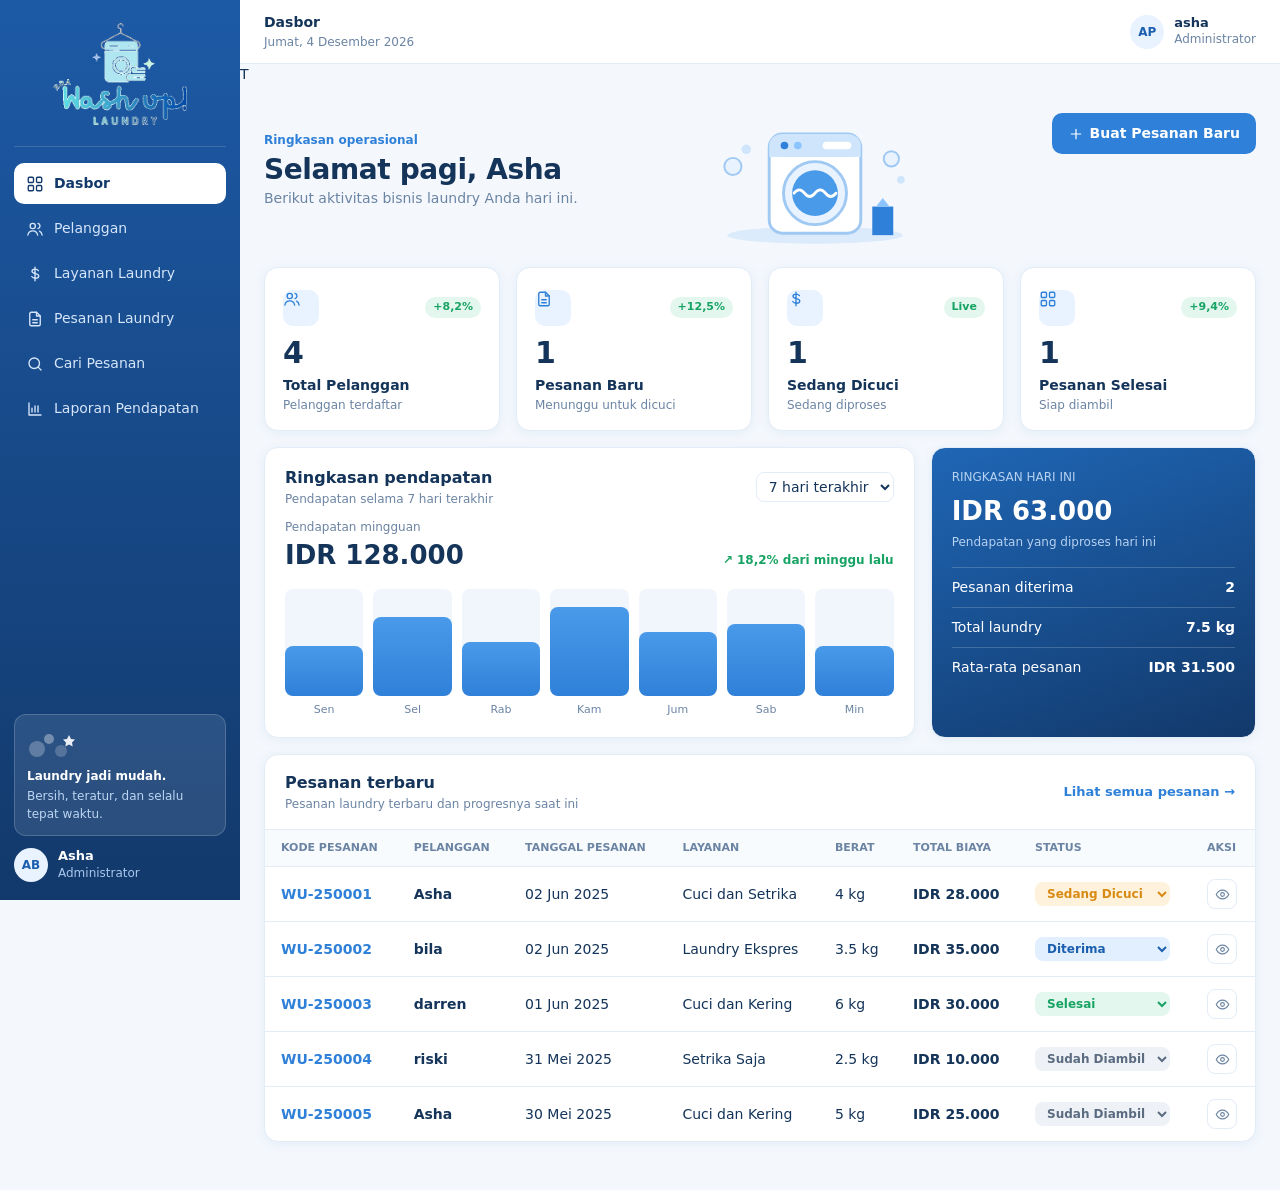
<file: index.html>
<!DOCTYPE html>
<html lang="id">
<head>
<meta charset="UTF-8">
<meta name="viewport" content="width=device-width, initial-scale=1">
<title>WashUp – Manajemen Laundry</title>
<link rel="icon" type="image/png" href="favicon.png">
<link rel="preconnect" href="https://fonts.googleapis.com">
<link rel="stylesheet" href="style.css">
</head>
<body>
<div class="app">
  <aside class="sidebar" id="sidebar">
    <div class="brand">
      <span class="brand-logo" id="brandLogo"></span>
    </div>
    <nav id="nav" aria-label="Menu utama"></nav>
    <div class="side-tip">
      <span id="tipIcon"></span>
      <strong>Laundry jadi mudah.</strong>
      <p>Bersih, teratur, dan selalu tepat waktu.</p>
    </div>
    <div class="side-user">
      <span class="avatar">AB</span>
      <div><strong>Asha</strong><small>Administrator</small></div>
    </div>
  </aside>

  <div class="main">
    <header class="topbar">
      <button class="menu-btn" id="menuBtn" aria-label="Buka menu">☰</button>
      <div><strong id="pageTitle">Dasbor</strong><small id="pageDate"></small></div>
      <div class="top-user"><span class="avatar">AP</span><div><strong>asha</strong><small>Administrator</small></div></div>
    </header>T
    <main class="content" id="view"></main>
  </div>
</div>

<div class="modal-bg" id="modalBg" hidden>
  <div class="modal" role="dialog" aria-modal="true" aria-labelledby="modalTitle">
    <div class="modal-head"><h3 id="modalTitle"></h3><button class="icon-btn" id="modalClose" aria-label="Tutup">✕</button></div>
    <div id="modalBody"></div>
  </div>
</div>
<div class="toast" id="toast" role="status"></div>
<script src="app.js"></script>
</body>
</html>
</file>
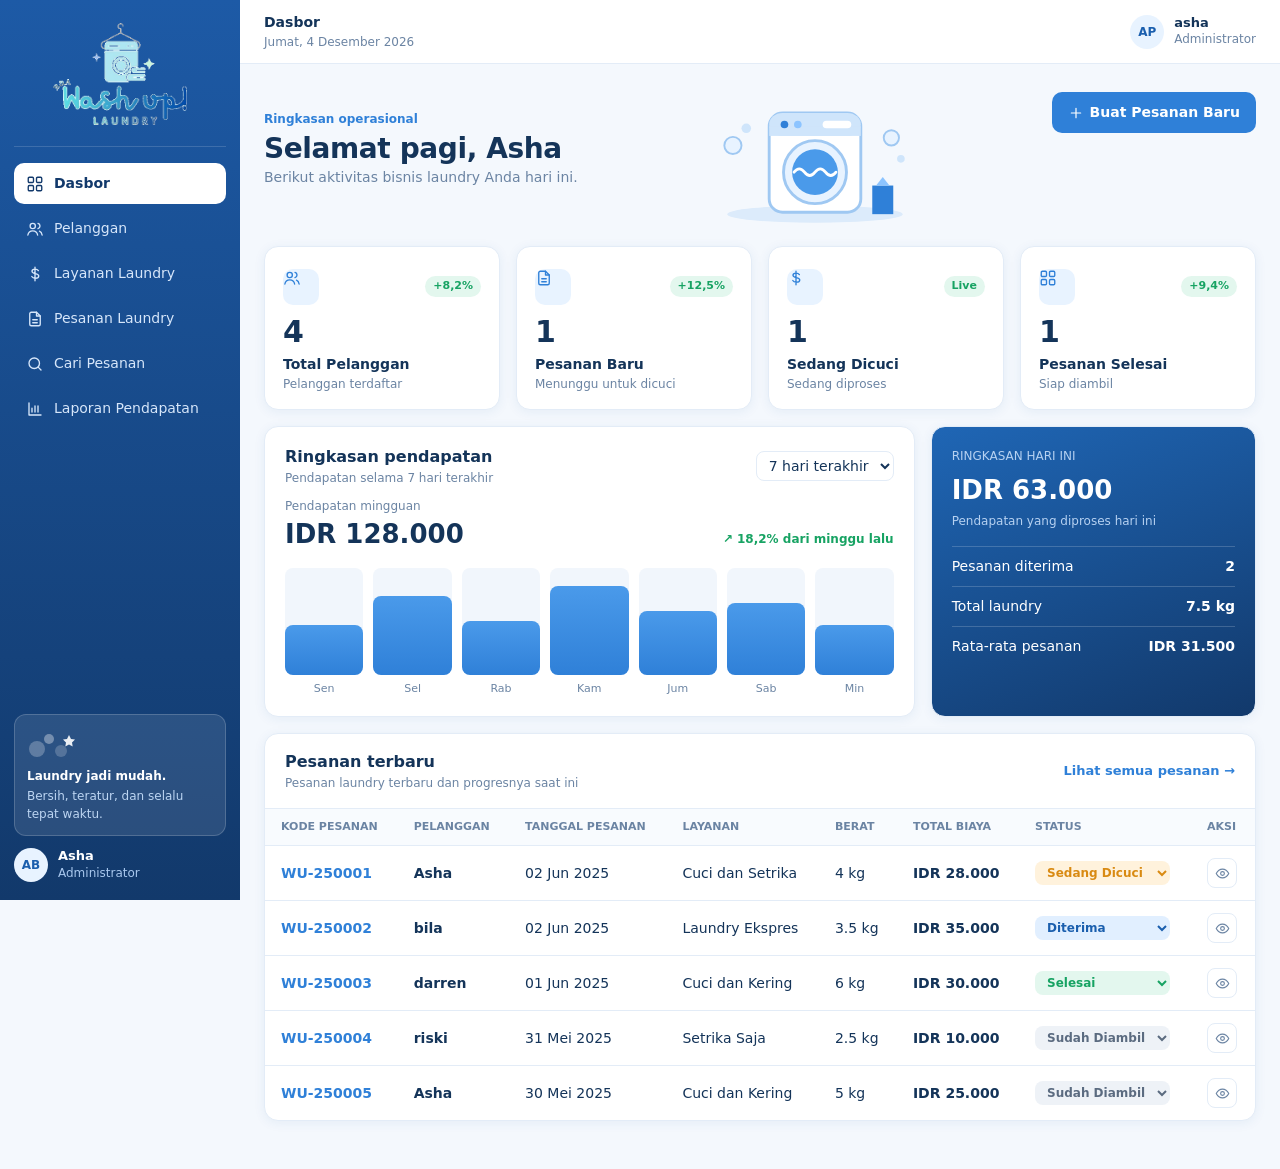
<file: index (1).html>
<!DOCTYPE html>
<html lang="id">
<head>
<meta charset="UTF-8">
<meta name="viewport" content="width=device-width, initial-scale=1">
<title>WashUp – Manajemen Laundry</title>
<link rel="icon" type="image/png" href="favicon.png">
<link rel="preconnect" href="https://fonts.googleapis.com">
<link rel="stylesheet" href="style (1).css">
</head>
<body>
<div class="app">
  <aside class="sidebar" id="sidebar">
    <div class="brand">
      <span class="brand-logo" id="brandLogo"></span>
    </div>
    <nav id="nav" aria-label="Menu utama"></nav>
    <div class="side-tip">
      <span id="tipIcon"></span>
      <strong>Laundry jadi mudah.</strong>
      <p>Bersih, teratur, dan selalu tepat waktu.</p>
    </div>
    <div class="side-user">
      <span class="avatar">AB</span>
      <div><strong>Asha</strong><small>Administrator</small></div>
    </div>
  </aside>

  <div class="main">
    <header class="topbar">
      <button class="menu-btn" id="menuBtn" aria-label="Buka menu">☰</button>
      <div><strong id="pageTitle">Dasbor</strong><small id="pageDate"></small></div>
      <div class="top-user"><span class="avatar">AP</span><div><strong>asha</strong><small>Administrator</small></div></div>
    </header>
    <main class="content" id="view"></main>
  </div>
</div>

<div class="modal-bg" id="modalBg" hidden>
  <div class="modal" role="dialog" aria-modal="true" aria-labelledby="modalTitle">
    <div class="modal-head"><h3 id="modalTitle"></h3><button class="icon-btn" id="modalClose" aria-label="Tutup">✕</button></div>
    <div id="modalBody"></div>
  </div>
</div>
<div class="toast" id="toast" role="status"></div>
<script src="app (1).js"></script>
</body>
</html>
</file>
<file: style.css>
:root{
  --bg:#f4f8fd; --surface:#fff; --line:#e3ecf7;
  --ink:#143459; --muted:#6b84a3;
  --sky:#e8f3ff; --sky-2:#cfe5fb; --blue:#2f80d8; --blue-d:#1b5fae; --navy:#12396b;
  --ok:#17a363; --ok-bg:#e3f7ee; --warn:#d98a12; --warn-bg:#fff2dc; --info-bg:#e1efff; --gray-bg:#eef2f7; --danger:#d64545;
  --r:14px; --shadow:0 2px 12px rgba(30,90,160,.07);
}
*{box-sizing:border-box;margin:0}
body{font-family:"Plus Jakarta Sans",system-ui,sans-serif;background:var(--bg);color:var(--ink);font-size:14px;line-height:1.5}
small{color:var(--muted);font-size:12px;display:block}
button,input,select,textarea{font:inherit;color:inherit}
:focus-visible{outline:2px solid var(--blue);outline-offset:2px}
.app{display:flex;min-height:100vh}

/* Sidebar */
.sidebar{width:240px;flex-shrink:0;background:linear-gradient(180deg,#1d5aa6,#12396b);color:#fff;padding:18px 14px;display:flex;flex-direction:column;position:sticky;top:0;height:100vh}
.sidebar small{color:#a9c8ee}
.brand{padding:0 0 16px;border-bottom:1px solid rgba(255,255,255,.15);margin-bottom:16px}
.brand-logo{display:flex;justify-content:center}
.brand-logo img{width:100%;max-height:112px;height:auto;object-fit:contain;display:block}
#nav{display:flex;flex-direction:column;gap:4px;flex:1}
#nav a{display:flex;align-items:center;gap:10px;padding:10px 12px;border-radius:10px;color:#d6e6fa;text-decoration:none;font-weight:500}
#nav a svg{width:18px;height:18px}
#nav a:hover{background:rgba(255,255,255,.1)}
#nav a.active{background:#fff;color:var(--navy);font-weight:700}
.side-tip{background:rgba(255,255,255,.1);border:1px solid rgba(255,255,255,.18);border-radius:12px;padding:12px;margin-bottom:12px;font-size:12px}
.side-tip svg{width:56px;height:34px;display:block;margin-bottom:6px}
.side-tip p{color:#bcd5f2;margin-top:2px}
.side-user,.top-user{display:flex;align-items:center;gap:10px}
.avatar{width:34px;height:34px;border-radius:50%;background:var(--sky);color:var(--blue-d);display:grid;place-items:center;font-weight:700;font-size:12px;flex-shrink:0}
.side-user strong,.top-user strong{font-size:13px;display:block;line-height:1.2}

/* Topbar & layout */
.main{flex:1;min-width:0}
.topbar{display:flex;align-items:center;justify-content:space-between;gap:12px;background:var(--surface);border-bottom:1px solid var(--line);padding:12px 24px;position:sticky;top:0;z-index:5}
.menu-btn{display:none;border:1px solid var(--line);background:#fff;border-radius:8px;width:36px;height:36px;cursor:pointer}
.topbar>div:nth-child(2){margin-right:auto}
.content{max-width:1100px;margin:0 auto;padding:28px 24px 48px}
.page-head{display:flex;justify-content:space-between;align-items:flex-end;gap:16px;margin-bottom:20px;flex-wrap:wrap}
.crumb{color:var(--blue);font-size:12px;font-weight:600;margin-bottom:4px}
h1{font-size:28px;font-weight:600;letter-spacing:-.4px;line-height:1.2}
.sub{color:var(--muted);margin-top:2px}

/* Buttons */
.btn{border:0;border-radius:10px;padding:10px 16px;font-weight:600;cursor:pointer;background:var(--blue);color:#fff;display:inline-flex;gap:6px;align-items:center;transition:background .15s}
.btn:hover{background:var(--blue-d)}
.btn.ghost{background:#fff;color:var(--ink);border:1px solid var(--line)}
.btn.ghost:hover{background:var(--sky)}
.btn.soft{background:var(--sky);color:var(--blue-d)}
.btn.danger{background:var(--danger)}
.icon-btn{width:30px;height:30px;border-radius:8px;border:1px solid var(--line);background:#fff;cursor:pointer;display:inline-grid;place-items:center;color:var(--muted)}
.icon-btn:hover{background:var(--sky);color:var(--blue-d)}
.icon-btn.del:hover{background:#fdeaea;color:var(--danger)}
.icon-btn svg{width:15px;height:15px}
.actions{display:flex;gap:6px}

/* Cards */
.card{background:var(--surface);border:1px solid var(--line);border-radius:var(--r);box-shadow:var(--shadow)}
.card-pad{padding:18px 20px}
.card h3{font-size:16px;font-weight:600}
.stats{display:grid;grid-template-columns:repeat(4,1fr);gap:16px;margin-bottom:16px}
.stat{padding:16px 18px}
.stat-top{display:flex;justify-content:space-between;align-items:center;margin-bottom:10px}
.stat-ic{width:36px;height:36px;border-radius:10px;background:var(--sky);color:var(--blue);display:grid;place-items:center}
.stat-ic svg{width:18px;height:18px}
.chip{font-size:11px;font-weight:700;border-radius:99px;padding:2px 8px;background:var(--ok-bg);color:var(--ok)}
.stat b{font-size:30px;font-weight:600;display:block;line-height:1.1}
.stat span{font-weight:600;display:block;margin-top:6px}

/* Welcome banner */
.welcome{display:flex;justify-content:space-between;align-items:center;gap:16px;margin-bottom:20px}
.hero-art{width:210px;max-width:36%;flex-shrink:0}

/* Dashboard grid */
.grid2{display:grid;grid-template-columns:2fr 1fr;gap:16px;margin-bottom:16px}
.big{font-size:26px;font-weight:600}
.bars{display:flex;gap:10px;align-items:flex-end;height:130px;margin-top:14px}
.bar-col{flex:1;height:100%;display:flex;flex-direction:column;justify-content:flex-end;gap:6px;text-align:center}
.bar-track{flex:1;background:#f1f6fc;border-radius:8px;display:flex;align-items:flex-end;overflow:hidden}
.bar{width:100%;background:linear-gradient(180deg,#4a9aea,#2f80d8);border-radius:8px 8px 0 0;min-height:4px}
.bar-col small{font-size:11px}
.today{background:linear-gradient(160deg,#1f66b5,#12396b);color:#fff;padding:20px}
.today small{color:#b6d1f1}
.today .big{margin:6px 0 2px}
.today dl{margin-top:16px}
.today dl div{display:flex;justify-content:space-between;padding:9px 0;border-top:1px solid rgba(255,255,255,.18)}
.up{color:var(--ok);font-weight:600;font-size:12px}
select.mini{border:1px solid var(--line);border-radius:8px;padding:5px 8px;background:#fff}

/* Table */
.table-wrap{overflow-x:auto}
table{width:100%;border-collapse:collapse;min-width:640px}
th{text-align:left;font-size:11px;color:var(--muted);font-weight:600;padding:10px 16px;background:#f8fbfe;border-block:1px solid var(--line);white-space:nowrap}
td{padding:12px 16px;border-bottom:1px solid var(--line);white-space:nowrap}
tr:last-child td{border-bottom:0}
tbody tr:hover{background:#fafcff}
.code{color:var(--blue);font-weight:700;background:none;border:0;cursor:pointer;padding:0}
.name-cell{display:flex;align-items:center;gap:10px;font-weight:600}
.name-cell .avatar{width:28px;height:28px;font-size:10px}
.card-head{display:flex;justify-content:space-between;align-items:center;gap:12px;padding:16px 20px;flex-wrap:wrap}
.link{color:var(--blue);font-weight:600;text-decoration:none;font-size:13px}
.pill{font-size:12px;font-weight:600;border-radius:8px;padding:3px 10px;background:var(--sky);color:var(--blue-d)}
.svc-ic{width:30px;height:30px;border-radius:9px;background:var(--sky);display:inline-grid;place-items:center;color:var(--blue)}
.svc-ic svg{width:18px;height:18px}

/* Status select */
.status{border:0;border-radius:8px;padding:4px 8px;font-size:12px;font-weight:600;cursor:pointer}
.s-diterima{background:var(--info-bg);color:var(--blue-d)}
.s-dicuci{background:var(--warn-bg);color:var(--warn)}
.s-selesai{background:var(--ok-bg);color:var(--ok)}
.s-diambil{background:var(--gray-bg);color:#5b6b80}
.badge{display:inline-block;border-radius:8px;padding:3px 10px;font-size:12px;font-weight:600}

/* Forms */
.search{display:flex;align-items:center;gap:8px;background:#fff;border:1px solid var(--line);border-radius:10px;padding:0 12px;flex:1;min-width:220px;max-width:420px}
.search svg{width:16px;height:16px;color:var(--muted)}
.search input{border:0;outline:0;padding:10px 0;width:100%;background:none}
.field{display:flex;flex-direction:column;gap:5px;margin-bottom:12px;flex:1;min-width:150px}
.field label{font-size:12px;font-weight:600}
.field input,.field select,.field textarea{border:1px solid var(--sky-2);border-radius:10px;padding:9px 12px;background:#fff;width:100%}
.filters{display:flex;gap:12px;align-items:flex-end;flex-wrap:wrap}
.filters .btn{margin-bottom:12px}
.summary{display:grid;grid-template-columns:repeat(3,1fr);gap:12px;margin-bottom:16px}
.mini-stat{display:flex;justify-content:space-between;align-items:center;padding:12px 16px;background:var(--sky);border:1px solid var(--sky-2);border-radius:12px;color:var(--muted)}
.mini-stat b{color:var(--ink);font-size:18px}
.report-stats{display:grid;grid-template-columns:repeat(4,1fr);gap:16px;margin-bottom:16px}
.report-stats .card{padding:16px 18px}
.report-stats b{font-size:26px;font-weight:600;color:var(--blue-d);display:block}
.report-stats .hl{background:linear-gradient(160deg,#1f66b5,#12396b);color:#fff}
.report-stats .hl b,.report-stats .hl small{color:#fff}
.report-stats .tags{display:flex;gap:6px;flex-wrap:wrap;margin-top:8px}

/* Empty state */
.empty{text-align:center;padding:36px 16px;color:var(--muted)}
.empty svg{width:140px;height:110px;margin-bottom:8px}
.empty strong{display:block;color:var(--ink)}

/* Modal & toast */
.modal-bg{position:fixed;inset:0;background:rgba(18,57,107,.45);display:grid;place-items:center;padding:16px;z-index:20}
.modal-bg[hidden]{display:none}
.modal{background:#fff;border-radius:16px;padding:22px;width:100%;max-width:460px;max-height:90vh;overflow:auto}
.modal-head{display:flex;justify-content:space-between;align-items:center;margin-bottom:16px}
.modal-actions{display:flex;justify-content:flex-end;gap:8px;margin-top:8px}
.detail-row{display:flex;justify-content:space-between;padding:9px 0;border-bottom:1px solid var(--line)}
.detail-row span{color:var(--muted)}
.toast{position:fixed;bottom:22px;left:50%;transform:translate(-50%,20px);background:var(--navy);color:#fff;padding:10px 18px;border-radius:10px;opacity:0;pointer-events:none;transition:.25s;z-index:30}
.toast.show{opacity:1;transform:translate(-50%,0)}

/* Responsive */
@media(max-width:960px){
  .stats,.report-stats{grid-template-columns:repeat(2,1fr)}
  .grid2{grid-template-columns:1fr}
}
@media(max-width:760px){
  .sidebar{position:fixed;z-index:15;transform:translateX(-100%);transition:transform .25s}
  .sidebar.open{transform:none}
  .menu-btn{display:block}
  .top-user div{display:none}
  .content{padding:20px 14px 40px}
  .summary{grid-template-columns:1fr}
  .hero-art{display:none}
  h1{font-size:24px}
}
@media(max-width:480px){.stats,.report-stats{grid-template-columns:1fr}}
@media(prefers-reduced-motion:reduce){*{transition:none!important}}
</file>
<file: style (1).css>
:root{
  --bg:#f4f8fd; --surface:#fff; --line:#e3ecf7;
  --ink:#143459; --muted:#6b84a3;
  --sky:#e8f3ff; --sky-2:#cfe5fb; --blue:#2f80d8; --blue-d:#1b5fae; --navy:#12396b;
  --ok:#17a363; --ok-bg:#e3f7ee; --warn:#d98a12; --warn-bg:#fff2dc; --info-bg:#e1efff; --gray-bg:#eef2f7; --danger:#d64545;
  --r:14px; --shadow:0 2px 12px rgba(30,90,160,.07);
}
*{box-sizing:border-box;margin:0}
body{font-family:"Plus Jakarta Sans",system-ui,sans-serif;background:var(--bg);color:var(--ink);font-size:14px;line-height:1.5}
small{color:var(--muted);font-size:12px;display:block}
button,input,select,textarea{font:inherit;color:inherit}
:focus-visible{outline:2px solid var(--blue);outline-offset:2px}
.app{display:flex;min-height:100vh}

/* Sidebar */
.sidebar{width:240px;flex-shrink:0;background:linear-gradient(180deg,#1d5aa6,#12396b);color:#fff;padding:18px 14px;display:flex;flex-direction:column;position:sticky;top:0;height:100vh}
.sidebar small{color:#a9c8ee}
.brand{padding:0 0 16px;border-bottom:1px solid rgba(255,255,255,.15);margin-bottom:16px}
.brand-logo{display:flex;justify-content:center}
.brand-logo img{width:100%;max-height:112px;height:auto;object-fit:contain;display:block}
#nav{display:flex;flex-direction:column;gap:4px;flex:1}
#nav a{display:flex;align-items:center;gap:10px;padding:10px 12px;border-radius:10px;color:#d6e6fa;text-decoration:none;font-weight:500}
#nav a svg{width:18px;height:18px}
#nav a:hover{background:rgba(255,255,255,.1)}
#nav a.active{background:#fff;color:var(--navy);font-weight:700}
.side-tip{background:rgba(255,255,255,.1);border:1px solid rgba(255,255,255,.18);border-radius:12px;padding:12px;margin-bottom:12px;font-size:12px}
.side-tip svg{width:56px;height:34px;display:block;margin-bottom:6px}
.side-tip p{color:#bcd5f2;margin-top:2px}
.side-user,.top-user{display:flex;align-items:center;gap:10px}
.avatar{width:34px;height:34px;border-radius:50%;background:var(--sky);color:var(--blue-d);display:grid;place-items:center;font-weight:700;font-size:12px;flex-shrink:0}
.side-user strong,.top-user strong{font-size:13px;display:block;line-height:1.2}

/* Topbar & layout */
.main{flex:1;min-width:0}
.topbar{display:flex;align-items:center;justify-content:space-between;gap:12px;background:var(--surface);border-bottom:1px solid var(--line);padding:12px 24px;position:sticky;top:0;z-index:5}
.menu-btn{display:none;border:1px solid var(--line);background:#fff;border-radius:8px;width:36px;height:36px;cursor:pointer}
.topbar>div:nth-child(2){margin-right:auto}
.content{max-width:1100px;margin:0 auto;padding:28px 24px 48px}
.page-head{display:flex;justify-content:space-between;align-items:flex-end;gap:16px;margin-bottom:20px;flex-wrap:wrap}
.crumb{color:var(--blue);font-size:12px;font-weight:600;margin-bottom:4px}
h1{font-size:28px;font-weight:600;letter-spacing:-.4px;line-height:1.2}
.sub{color:var(--muted);margin-top:2px}

/* Buttons */
.btn{border:0;border-radius:10px;padding:10px 16px;font-weight:600;cursor:pointer;background:var(--blue);color:#fff;display:inline-flex;gap:6px;align-items:center;transition:background .15s}
.btn:hover{background:var(--blue-d)}
.btn.ghost{background:#fff;color:var(--ink);border:1px solid var(--line)}
.btn.ghost:hover{background:var(--sky)}
.btn.soft{background:var(--sky);color:var(--blue-d)}
.btn.danger{background:var(--danger)}
.icon-btn{width:30px;height:30px;border-radius:8px;border:1px solid var(--line);background:#fff;cursor:pointer;display:inline-grid;place-items:center;color:var(--muted)}
.icon-btn:hover{background:var(--sky);color:var(--blue-d)}
.icon-btn.del:hover{background:#fdeaea;color:var(--danger)}
.icon-btn svg{width:15px;height:15px}
.actions{display:flex;gap:6px}

/* Cards */
.card{background:var(--surface);border:1px solid var(--line);border-radius:var(--r);box-shadow:var(--shadow)}
.card-pad{padding:18px 20px}
.card h3{font-size:16px;font-weight:600}
.stats{display:grid;grid-template-columns:repeat(4,1fr);gap:16px;margin-bottom:16px}
.stat{padding:16px 18px}
.stat-top{display:flex;justify-content:space-between;align-items:center;margin-bottom:10px}
.stat-ic{width:36px;height:36px;border-radius:10px;background:var(--sky);color:var(--blue);display:grid;place-items:center}
.stat-ic svg{width:18px;height:18px}
.chip{font-size:11px;font-weight:700;border-radius:99px;padding:2px 8px;background:var(--ok-bg);color:var(--ok)}
.stat b{font-size:30px;font-weight:600;display:block;line-height:1.1}
.stat span{font-weight:600;display:block;margin-top:6px}

/* Welcome banner */
.welcome{display:flex;justify-content:space-between;align-items:center;gap:16px;margin-bottom:20px}
.hero-art{width:210px;max-width:36%;flex-shrink:0}

/* Dashboard grid */
.grid2{display:grid;grid-template-columns:2fr 1fr;gap:16px;margin-bottom:16px}
.big{font-size:26px;font-weight:600}
.bars{display:flex;gap:10px;align-items:flex-end;height:130px;margin-top:14px}
.bar-col{flex:1;height:100%;display:flex;flex-direction:column;justify-content:flex-end;gap:6px;text-align:center}
.bar-track{flex:1;background:#f1f6fc;border-radius:8px;display:flex;align-items:flex-end;overflow:hidden}
.bar{width:100%;background:linear-gradient(180deg,#4a9aea,#2f80d8);border-radius:8px 8px 0 0;min-height:4px}
.bar-col small{font-size:11px}
.today{background:linear-gradient(160deg,#1f66b5,#12396b);color:#fff;padding:20px}
.today small{color:#b6d1f1}
.today .big{margin:6px 0 2px}
.today dl{margin-top:16px}
.today dl div{display:flex;justify-content:space-between;padding:9px 0;border-top:1px solid rgba(255,255,255,.18)}
.up{color:var(--ok);font-weight:600;font-size:12px}
select.mini{border:1px solid var(--line);border-radius:8px;padding:5px 8px;background:#fff}

/* Table */
.table-wrap{overflow-x:auto}
table{width:100%;border-collapse:collapse;min-width:640px}
th{text-align:left;font-size:11px;color:var(--muted);font-weight:600;padding:10px 16px;background:#f8fbfe;border-block:1px solid var(--line);white-space:nowrap}
td{padding:12px 16px;border-bottom:1px solid var(--line);white-space:nowrap}
tr:last-child td{border-bottom:0}
tbody tr:hover{background:#fafcff}
.code{color:var(--blue);font-weight:700;background:none;border:0;cursor:pointer;padding:0}
.name-cell{display:flex;align-items:center;gap:10px;font-weight:600}
.name-cell .avatar{width:28px;height:28px;font-size:10px}
.card-head{display:flex;justify-content:space-between;align-items:center;gap:12px;padding:16px 20px;flex-wrap:wrap}
.link{color:var(--blue);font-weight:600;text-decoration:none;font-size:13px}
.pill{font-size:12px;font-weight:600;border-radius:8px;padding:3px 10px;background:var(--sky);color:var(--blue-d)}
.svc-ic{width:30px;height:30px;border-radius:9px;background:var(--sky);display:inline-grid;place-items:center;color:var(--blue)}
.svc-ic svg{width:18px;height:18px}

/* Status select */
.status{border:0;border-radius:8px;padding:4px 8px;font-size:12px;font-weight:600;cursor:pointer}
.s-diterima{background:var(--info-bg);color:var(--blue-d)}
.s-dicuci{background:var(--warn-bg);color:var(--warn)}
.s-selesai{background:var(--ok-bg);color:var(--ok)}
.s-diambil{background:var(--gray-bg);color:#5b6b80}
.badge{display:inline-block;border-radius:8px;padding:3px 10px;font-size:12px;font-weight:600}

/* Forms */
.search{display:flex;align-items:center;gap:8px;background:#fff;border:1px solid var(--line);border-radius:10px;padding:0 12px;flex:1;min-width:220px;max-width:420px}
.search svg{width:16px;height:16px;color:var(--muted)}
.search input{border:0;outline:0;padding:10px 0;width:100%;background:none}
.field{display:flex;flex-direction:column;gap:5px;margin-bottom:12px;flex:1;min-width:150px}
.field label{font-size:12px;font-weight:600}
.field input,.field select,.field textarea{border:1px solid var(--sky-2);border-radius:10px;padding:9px 12px;background:#fff;width:100%}
.filters{display:flex;gap:12px;align-items:flex-end;flex-wrap:wrap}
.filters .btn{margin-bottom:12px}
.summary{display:grid;grid-template-columns:repeat(3,1fr);gap:12px;margin-bottom:16px}
.mini-stat{display:flex;justify-content:space-between;align-items:center;padding:12px 16px;background:var(--sky);border:1px solid var(--sky-2);border-radius:12px;color:var(--muted)}
.mini-stat b{color:var(--ink);font-size:18px}
.report-stats{display:grid;grid-template-columns:repeat(4,1fr);gap:16px;margin-bottom:16px}
.report-stats .card{padding:16px 18px}
.report-stats b{font-size:26px;font-weight:600;color:var(--blue-d);display:block}
.report-stats .hl{background:linear-gradient(160deg,#1f66b5,#12396b);color:#fff}
.report-stats .hl b,.report-stats .hl small{color:#fff}
.report-stats .tags{display:flex;gap:6px;flex-wrap:wrap;margin-top:8px}

/* Empty state */
.empty{text-align:center;padding:36px 16px;color:var(--muted)}
.empty svg{width:140px;height:110px;margin-bottom:8px}
.empty strong{display:block;color:var(--ink)}

/* Modal & toast */
.modal-bg{position:fixed;inset:0;background:rgba(18,57,107,.45);display:grid;place-items:center;padding:16px;z-index:20}
.modal-bg[hidden]{display:none}
.modal{background:#fff;border-radius:16px;padding:22px;width:100%;max-width:460px;max-height:90vh;overflow:auto}
.modal-head{display:flex;justify-content:space-between;align-items:center;margin-bottom:16px}
.modal-actions{display:flex;justify-content:flex-end;gap:8px;margin-top:8px}
.detail-row{display:flex;justify-content:space-between;padding:9px 0;border-bottom:1px solid var(--line)}
.detail-row span{color:var(--muted)}
.toast{position:fixed;bottom:22px;left:50%;transform:translate(-50%,20px);background:var(--navy);color:#fff;padding:10px 18px;border-radius:10px;opacity:0;pointer-events:none;transition:.25s;z-index:30}
.toast.show{opacity:1;transform:translate(-50%,0)}

/* Responsive */
@media(max-width:960px){
  .stats,.report-stats{grid-template-columns:repeat(2,1fr)}
  .grid2{grid-template-columns:1fr}
}
@media(max-width:760px){
  .sidebar{position:fixed;z-index:15;transform:translateX(-100%);transition:transform .25s}
  .sidebar.open{transform:none}
  .menu-btn{display:block}
  .top-user div{display:none}
  .content{padding:20px 14px 40px}
  .summary{grid-template-columns:1fr}
  .hero-art{display:none}
  h1{font-size:24px}
}
@media(max-width:480px){.stats,.report-stats{grid-template-columns:1fr}}
@media(prefers-reduced-motion:reduce){*{transition:none!important}}
</file>
